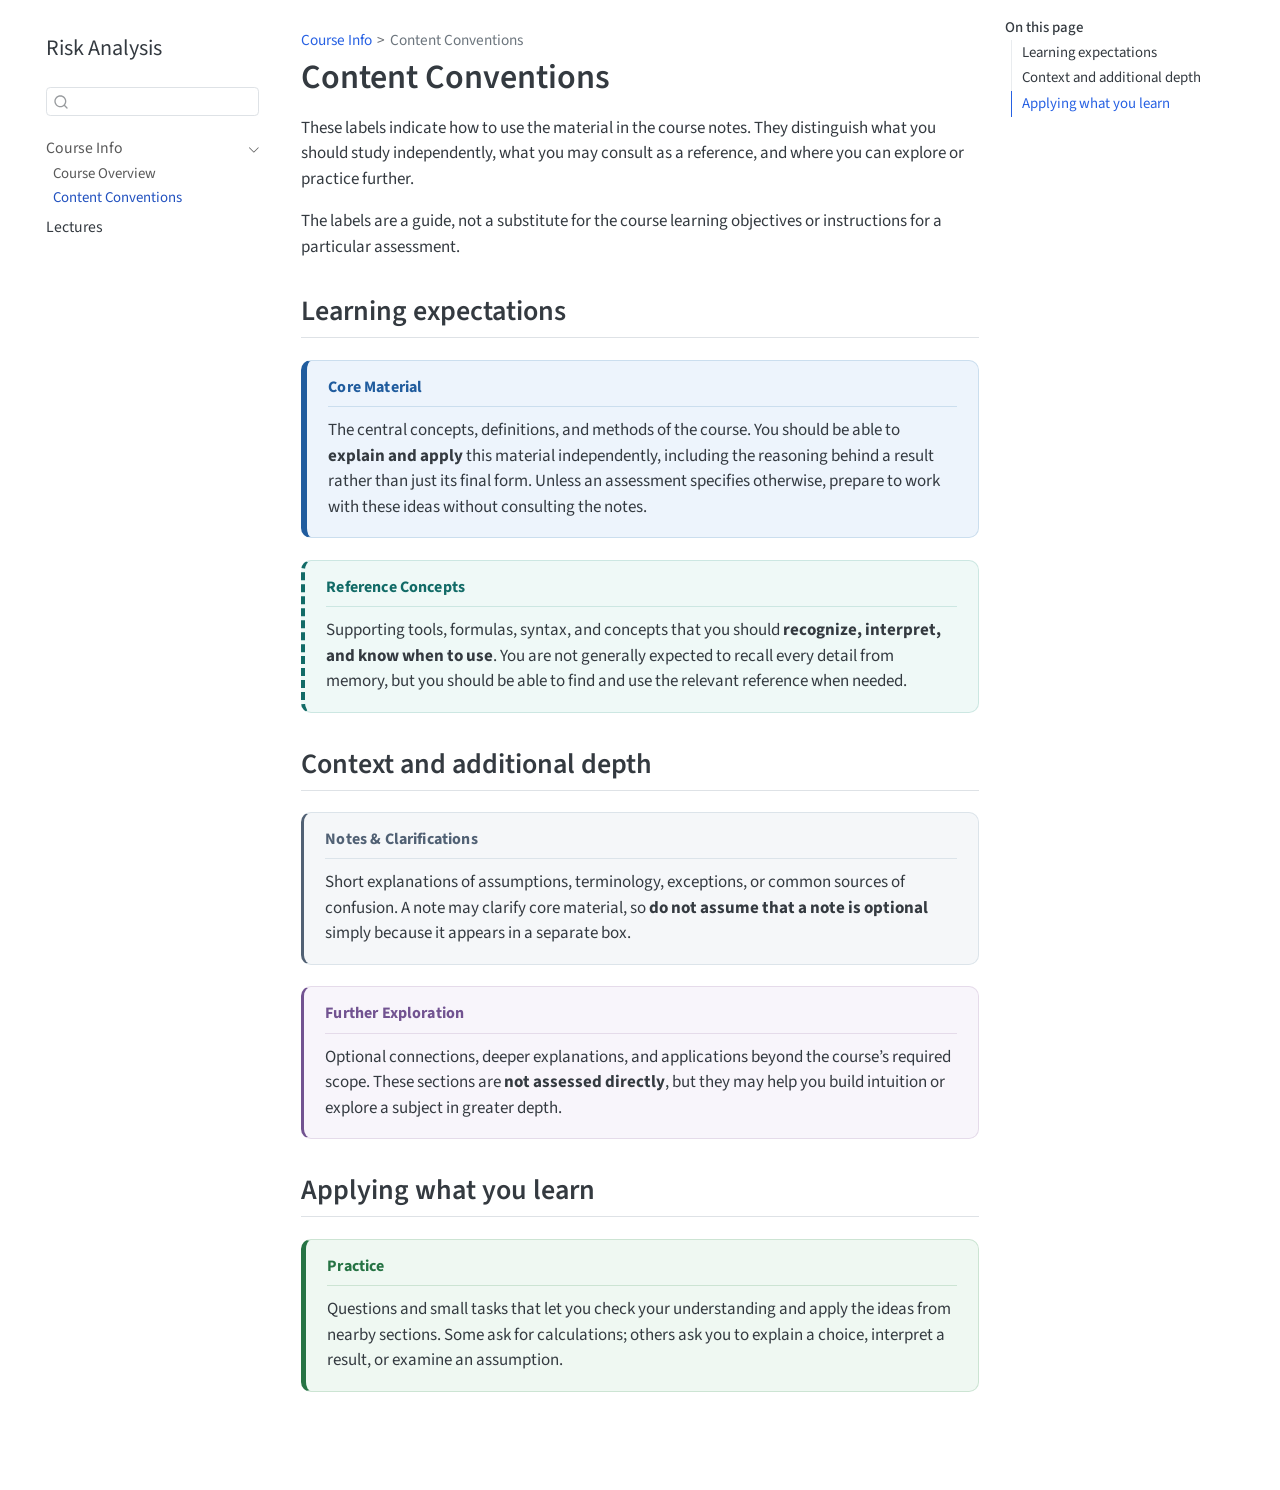
<file: docs/conventions.html>
<!DOCTYPE html>
<html xmlns="http://www.w3.org/1999/xhtml" lang="en" xml:lang="en"><head>

<meta charset="utf-8">
<meta name="generator" content="quarto-1.9.37">

<meta name="viewport" content="width=device-width, initial-scale=1.0, user-scalable=yes">


<title>Content Conventions – Risk Analysis</title>
<style>
/* Default styles provided by pandoc.
** See https://pandoc.org/MANUAL.html#variables-for-html for config info.
*/
code{white-space: pre-wrap;}
span.smallcaps{font-variant: small-caps;}
div.columns{display: flex; gap: min(4vw, 1.5em);}
div.column{flex: auto; overflow-x: auto;}
div.hanging-indent{margin-left: 1.5em; text-indent: -1.5em;}
ul.task-list{list-style: none;}
ul.task-list li input[type="checkbox"] {
  width: 0.8em;
  margin: 0 0.8em 0.2em -1em; /* quarto-specific, see https://github.com/quarto-dev/quarto-cli/issues/4556 */ 
  vertical-align: middle;
}
</style>


<script src="site_libs/quarto-nav/quarto-nav.js"></script>
<script src="site_libs/quarto-nav/headroom.min.js"></script>
<script src="site_libs/clipboard/clipboard.min.js"></script>
<script src="site_libs/quarto-search/autocomplete.umd.js"></script>
<script src="site_libs/quarto-search/fuse.min.js"></script>
<script src="site_libs/quarto-search/quarto-search.js"></script>
<meta name="quarto:offset" content="./">
<script src="site_libs/quarto-html/quarto.js" type="module"></script>
<script src="site_libs/quarto-html/tabsets/tabsets.js" type="module"></script>
<script src="site_libs/quarto-html/popper.min.js"></script>
<script src="site_libs/quarto-html/tippy.umd.min.js"></script>
<script src="site_libs/quarto-html/anchor.min.js"></script>
<link href="site_libs/quarto-html/tippy.css" rel="stylesheet">
<link href="site_libs/quarto-html/quarto-syntax-highlighting-7f8f88aac4f3542376d5c11b86a4c14d.css" rel="stylesheet" id="quarto-text-highlighting-styles">
<script src="site_libs/bootstrap/bootstrap.min.js"></script>
<link href="site_libs/bootstrap/bootstrap-icons.css" rel="stylesheet">
<link href="site_libs/bootstrap/bootstrap-6388ad00bb6ecaefa25b9a98db1edf18.min.css" rel="stylesheet" append-hash="true" id="quarto-bootstrap" data-mode="light">
<script id="quarto-search-options" type="application/json">{
  "location": "sidebar",
  "copy-button": false,
  "collapse-after": 3,
  "panel-placement": "start",
  "type": "textbox",
  "limit": 50,
  "keyboard-shortcut": [
    "f",
    "/",
    "s"
  ],
  "show-item-context": false,
  "language": {
    "search-no-results-text": "No results",
    "search-matching-documents-text": "matching documents",
    "search-copy-link-title": "Copy link to search",
    "search-hide-matches-text": "Hide additional matches",
    "search-more-match-text": "more match in this document",
    "search-more-matches-text": "more matches in this document",
    "search-clear-button-title": "Clear",
    "search-text-placeholder": "",
    "search-detached-cancel-button-title": "Cancel",
    "search-submit-button-title": "Submit",
    "search-label": "Search"
  }
}</script>


<link rel="stylesheet" href="custom.css">
</head>

<body class="nav-sidebar floating quarto-light">

<div id="quarto-search-results"></div>
  <header id="quarto-header" class="headroom fixed-top">
  <nav class="quarto-secondary-nav">
    <div class="container-fluid d-flex">
      <button type="button" class="quarto-btn-toggle btn" data-bs-toggle="collapse" role="button" data-bs-target=".quarto-sidebar-collapse-item" aria-controls="quarto-sidebar" aria-expanded="false" aria-label="Toggle sidebar navigation" onclick="if (window.quartoToggleHeadroom) { window.quartoToggleHeadroom(); }">
        <i class="bi bi-layout-text-sidebar-reverse"></i>
      </button>
        <nav class="quarto-page-breadcrumbs" aria-label="breadcrumb"><ol class="breadcrumb"><li class="breadcrumb-item"><a href="./index.html">Course Info</a></li><li class="breadcrumb-item"><a href="./conventions.html">Content Conventions</a></li></ol></nav>
        <a class="flex-grow-1" role="navigation" data-bs-toggle="collapse" data-bs-target=".quarto-sidebar-collapse-item" aria-controls="quarto-sidebar" aria-expanded="false" aria-label="Toggle sidebar navigation" onclick="if (window.quartoToggleHeadroom) { window.quartoToggleHeadroom(); }">      
        </a>
      <button type="button" class="btn quarto-search-button" aria-label="Search" onclick="window.quartoOpenSearch();">
        <i class="bi bi-search"></i>
      </button>
    </div>
  </nav>
</header>
<!-- content -->
<div id="quarto-content" class="quarto-container page-columns page-rows-contents page-layout-article">
<!-- sidebar -->
  <nav id="quarto-sidebar" class="sidebar collapse collapse-horizontal quarto-sidebar-collapse-item sidebar-navigation floating overflow-auto">
    <div class="pt-lg-2 mt-2 text-left sidebar-header">
    <div class="sidebar-title mb-0 py-0">
      <a href="./">Risk Analysis</a> 
    </div>
      </div>
        <div class="mt-2 flex-shrink-0 align-items-center">
        <div class="sidebar-search">
        <div id="quarto-search" class="" title="Search"></div>
        </div>
        </div>
    <div class="sidebar-menu-container"> 
    <ul class="list-unstyled mt-1">
        <li class="sidebar-item sidebar-item-section">
      <div class="sidebar-item-container"> 
            <a class="sidebar-item-text sidebar-link text-start" data-bs-toggle="collapse" data-bs-target="#quarto-sidebar-section-1" role="navigation" aria-expanded="true">
 <span class="menu-text">Course Info</span></a>
          <a class="sidebar-item-toggle text-start" data-bs-toggle="collapse" data-bs-target="#quarto-sidebar-section-1" role="navigation" aria-expanded="true" aria-label="Toggle section">
            <i class="bi bi-chevron-right ms-2"></i>
          </a> 
      </div>
      <ul id="quarto-sidebar-section-1" class="collapse list-unstyled sidebar-section depth1 show">  
          <li class="sidebar-item">
  <div class="sidebar-item-container"> 
  <a href="./index.html" class="sidebar-item-text sidebar-link">
 <span class="menu-text">Course Overview</span></a>
  </div>
</li>
          <li class="sidebar-item">
  <div class="sidebar-item-container"> 
  <a href="./conventions.html" class="sidebar-item-text sidebar-link active">
 <span class="menu-text">Content Conventions</span></a>
  </div>
</li>
      </ul>
  </li>
        <li class="sidebar-item sidebar-item-section">
      <span class="sidebar-item-text sidebar-link text-start">
 <span class="menu-text">Lectures</span></span>
  </li>
    </ul>
    </div>
</nav>
<div id="quarto-sidebar-glass" class="quarto-sidebar-collapse-item" data-bs-toggle="collapse" data-bs-target=".quarto-sidebar-collapse-item"></div>
<!-- margin-sidebar -->
    <div id="quarto-margin-sidebar" class="sidebar margin-sidebar">
        <nav id="TOC" role="doc-toc" class="toc-active">
    <h2 id="toc-title">On this page</h2>
   
  <ul>
  <li><a href="#learning-expectations" id="toc-learning-expectations" class="nav-link active" data-scroll-target="#learning-expectations">Learning expectations</a></li>
  <li><a href="#context-and-additional-depth" id="toc-context-and-additional-depth" class="nav-link" data-scroll-target="#context-and-additional-depth">Context and additional depth</a></li>
  <li><a href="#applying-what-you-learn" id="toc-applying-what-you-learn" class="nav-link" data-scroll-target="#applying-what-you-learn">Applying what you learn</a></li>
  </ul>
</nav>
    </div>
<!-- main -->
<main class="content" id="quarto-document-content">

<header id="title-block-header" class="quarto-title-block default"><nav class="quarto-page-breadcrumbs quarto-title-breadcrumbs d-none d-lg-block" aria-label="breadcrumb"><ol class="breadcrumb"><li class="breadcrumb-item"><a href="./index.html">Course Info</a></li><li class="breadcrumb-item"><a href="./conventions.html">Content Conventions</a></li></ol></nav>
<div class="quarto-title">
<h1 class="title">Content Conventions</h1>
</div>



<div class="quarto-title-meta">

    
  
    
  </div>
  


</header>


<p>These labels indicate how to use the material in the course notes. They distinguish what you should study independently, what you may consult as a reference, and where you can explore or practice further.</p>
<p>The labels are a guide, not a substitute for the course learning objectives or instructions for a particular assessment.</p>
<section id="learning-expectations" class="level2">
<h2 class="anchored" data-anchor-id="learning-expectations">Learning expectations</h2>
<div class="core-box">
<p>The central concepts, definitions, and methods of the course. You should be able to <strong>explain and apply</strong> this material independently, including the reasoning behind a result rather than just its final form. Unless an assessment specifies otherwise, prepare to work with these ideas without consulting the notes.</p>
</div>
<div class="reference-box">
<p>Supporting tools, formulas, syntax, and concepts that you should <strong>recognize, interpret, and know when to use</strong>. You are not generally expected to recall every detail from memory, but you should be able to find and use the relevant reference when needed.</p>
</div>
</section>
<section id="context-and-additional-depth" class="level2">
<h2 class="anchored" data-anchor-id="context-and-additional-depth">Context and additional depth</h2>
<div class="note-box">
<p>Short explanations of assumptions, terminology, exceptions, or common sources of confusion. A note may clarify core material, so <strong>do not assume that a note is optional</strong> simply because it appears in a separate box.</p>
</div>
<div class="extended-box">
<p>Optional connections, deeper explanations, and applications beyond the course’s required scope. These sections are <strong>not assessed directly</strong>, but they may help you build intuition or explore a subject in greater depth.</p>
</div>
</section>
<section id="applying-what-you-learn" class="level2">
<h2 class="anchored" data-anchor-id="applying-what-you-learn">Applying what you learn</h2>
<div class="practice-box">
<p>Questions and small tasks that let you check your understanding and apply the ideas from nearby sections. Some ask for calculations; others ask you to explain a choice, interpret a result, or examine an assumption.</p>
</div>


</section>

</main> <!-- /main -->
<script id="quarto-html-after-body" type="application/javascript">
  window.document.addEventListener("DOMContentLoaded", function (event) {
    const icon = "";
    const anchorJS = new window.AnchorJS();
    anchorJS.options = {
      placement: 'right',
      icon: icon
    };
    anchorJS.add('.anchored');
    const isCodeAnnotation = (el) => {
      for (const clz of el.classList) {
        if (clz.startsWith('code-annotation-')) {                     
          return true;
        }
      }
      return false;
    }
    const onCopySuccess = function(e) {
      // button target
      const button = e.trigger;
      // don't keep focus
      button.blur();
      // flash "checked"
      button.classList.add('code-copy-button-checked');
      var currentTitle = button.getAttribute("title");
      button.setAttribute("title", "Copied!");
      let tooltip;
      if (window.bootstrap) {
        button.setAttribute("data-bs-toggle", "tooltip");
        button.setAttribute("data-bs-placement", "left");
        button.setAttribute("data-bs-title", "Copied!");
        tooltip = new bootstrap.Tooltip(button, 
          { trigger: "manual", 
            customClass: "code-copy-button-tooltip",
            offset: [0, -8]});
        tooltip.show();    
      }
      setTimeout(function() {
        if (tooltip) {
          tooltip.hide();
          button.removeAttribute("data-bs-title");
          button.removeAttribute("data-bs-toggle");
          button.removeAttribute("data-bs-placement");
        }
        button.setAttribute("title", currentTitle);
        button.classList.remove('code-copy-button-checked');
      }, 1000);
      // clear code selection
      e.clearSelection();
    }
    const getTextToCopy = function(trigger) {
      const outerScaffold = trigger.parentElement.cloneNode(true);
      const codeEl = outerScaffold.querySelector('code');
      for (const childEl of codeEl.children) {
        if (isCodeAnnotation(childEl)) {
          childEl.remove();
        }
      }
      return codeEl.innerText;
    }
    const clipboard = new window.ClipboardJS('.code-copy-button:not([data-in-quarto-modal])', {
      text: getTextToCopy
    });
    clipboard.on('success', onCopySuccess);
    if (window.document.getElementById('quarto-embedded-source-code-modal')) {
      const clipboardModal = new window.ClipboardJS('.code-copy-button[data-in-quarto-modal]', {
        text: getTextToCopy,
        container: window.document.getElementById('quarto-embedded-source-code-modal')
      });
      clipboardModal.on('success', onCopySuccess);
    }
      var localhostRegex = new RegExp(/^(?:http|https):\/\/localhost\:?[0-9]*\//);
      var mailtoRegex = new RegExp(/^mailto:/);
        var filterRegex = new RegExp('/' + window.location.host + '/');
      var isInternal = (href) => {
          return filterRegex.test(href) || localhostRegex.test(href) || mailtoRegex.test(href);
      }
      // Inspect non-navigation links and adorn them if external
     var links = window.document.querySelectorAll('a[href]:not(.nav-link):not(.navbar-brand):not(.toc-action):not(.sidebar-link):not(.sidebar-item-toggle):not(.pagination-link):not(.no-external):not([aria-hidden]):not(.dropdown-item):not(.quarto-navigation-tool):not(.about-link)');
      for (var i=0; i<links.length; i++) {
        const link = links[i];
        if (!isInternal(link.href)) {
          // undo the damage that might have been done by quarto-nav.js in the case of
          // links that we want to consider external
          if (link.dataset.originalHref !== undefined) {
            link.href = link.dataset.originalHref;
          }
        }
      }
    function tippyHover(el, contentFn, onTriggerFn, onUntriggerFn) {
      const config = {
        allowHTML: true,
        maxWidth: 500,
        delay: 100,
        arrow: false,
        appendTo: function(el) {
            return el.parentElement;
        },
        interactive: true,
        interactiveBorder: 10,
        theme: 'quarto',
        placement: 'bottom-start',
      };
      if (contentFn) {
        config.content = contentFn;
      }
      if (onTriggerFn) {
        config.onTrigger = onTriggerFn;
      }
      if (onUntriggerFn) {
        config.onUntrigger = onUntriggerFn;
      }
      window.tippy(el, config); 
    }
    const noterefs = window.document.querySelectorAll('a[role="doc-noteref"]');
    for (var i=0; i<noterefs.length; i++) {
      const ref = noterefs[i];
      tippyHover(ref, function() {
        // use id or data attribute instead here
        let href = ref.getAttribute('data-footnote-href') || ref.getAttribute('href');
        try { href = new URL(href).hash; } catch {}
        const id = href.replace(/^#\/?/, "");
        const note = window.document.getElementById(id);
        if (note) {
          return note.innerHTML;
        } else {
          return "";
        }
      });
    }
    const xrefs = window.document.querySelectorAll('a.quarto-xref');
    const processXRef = (id, note) => {
      // Strip column container classes
      const stripColumnClz = (el) => {
        el.classList.remove("page-full", "page-columns");
        if (el.children) {
          for (const child of el.children) {
            stripColumnClz(child);
          }
        }
      }
      stripColumnClz(note)
      if (id === null || id.startsWith('sec-')) {
        // Special case sections, only their first couple elements
        const container = document.createElement("div");
        if (note.children && note.children.length > 2) {
          container.appendChild(note.children[0].cloneNode(true));
          for (let i = 1; i < note.children.length; i++) {
            const child = note.children[i];
            if (child.tagName === "P" && child.innerText === "") {
              continue;
            } else {
              container.appendChild(child.cloneNode(true));
              break;
            }
          }
          if (window.Quarto?.typesetMath) {
            window.Quarto.typesetMath(container);
          }
          return container.innerHTML
        } else {
          if (window.Quarto?.typesetMath) {
            window.Quarto.typesetMath(note);
          }
          return note.innerHTML;
        }
      } else {
        // Remove any anchor links if they are present
        const anchorLink = note.querySelector('a.anchorjs-link');
        if (anchorLink) {
          anchorLink.remove();
        }
        if (window.Quarto?.typesetMath) {
          window.Quarto.typesetMath(note);
        }
        if (note.classList.contains("callout")) {
          return note.outerHTML;
        } else {
          return note.innerHTML;
        }
      }
    }
    for (var i=0; i<xrefs.length; i++) {
      const xref = xrefs[i];
      tippyHover(xref, undefined, function(instance) {
        instance.disable();
        let url = xref.getAttribute('href');
        let hash = undefined; 
        if (url.startsWith('#')) {
          hash = url;
        } else {
          try { hash = new URL(url).hash; } catch {}
        }
        if (hash) {
          const id = hash.replace(/^#\/?/, "");
          const note = window.document.getElementById(id);
          if (note !== null) {
            try {
              const html = processXRef(id, note.cloneNode(true));
              instance.setContent(html);
            } finally {
              instance.enable();
              instance.show();
            }
          } else {
            // See if we can fetch this
            fetch(url.split('#')[0])
            .then(res => res.text())
            .then(html => {
              const parser = new DOMParser();
              const htmlDoc = parser.parseFromString(html, "text/html");
              const note = htmlDoc.getElementById(id);
              if (note !== null) {
                const html = processXRef(id, note);
                instance.setContent(html);
              } 
            }).finally(() => {
              instance.enable();
              instance.show();
            });
          }
        } else {
          // See if we can fetch a full url (with no hash to target)
          // This is a special case and we should probably do some content thinning / targeting
          fetch(url)
          .then(res => res.text())
          .then(html => {
            const parser = new DOMParser();
            const htmlDoc = parser.parseFromString(html, "text/html");
            const note = htmlDoc.querySelector('main.content');
            if (note !== null) {
              // This should only happen for chapter cross references
              // (since there is no id in the URL)
              // remove the first header
              if (note.children.length > 0 && note.children[0].tagName === "HEADER") {
                note.children[0].remove();
              }
              const html = processXRef(null, note);
              instance.setContent(html);
            } 
          }).finally(() => {
            instance.enable();
            instance.show();
          });
        }
      }, function(instance) {
      });
    }
        let selectedAnnoteEl;
        const selectorForAnnotation = ( cell, annotation) => {
          let cellAttr = 'data-code-cell="' + cell + '"';
          let lineAttr = 'data-code-annotation="' +  annotation + '"';
          const selector = 'span[' + cellAttr + '][' + lineAttr + ']';
          return selector;
        }
        const selectCodeLines = (annoteEl) => {
          const doc = window.document;
          const targetCell = annoteEl.getAttribute("data-target-cell");
          const targetAnnotation = annoteEl.getAttribute("data-target-annotation");
          const annoteSpan = window.document.querySelector(selectorForAnnotation(targetCell, targetAnnotation));
          const lines = annoteSpan.getAttribute("data-code-lines").split(",");
          const lineIds = lines.map((line) => {
            return targetCell + "-" + line;
          })
          let top = null;
          let height = null;
          let parent = null;
          if (lineIds.length > 0) {
              //compute the position of the single el (top and bottom and make a div)
              const el = window.document.getElementById(lineIds[0]);
              top = el.offsetTop;
              height = el.offsetHeight;
              parent = el.parentElement.parentElement;
            if (lineIds.length > 1) {
              const lastEl = window.document.getElementById(lineIds[lineIds.length - 1]);
              const bottom = lastEl.offsetTop + lastEl.offsetHeight;
              height = bottom - top;
            }
            if (top !== null && height !== null && parent !== null) {
              // cook up a div (if necessary) and position it 
              let div = window.document.getElementById("code-annotation-line-highlight");
              if (div === null) {
                div = window.document.createElement("div");
                div.setAttribute("id", "code-annotation-line-highlight");
                div.style.position = 'absolute';
                parent.appendChild(div);
              }
              div.style.top = top - 2 + "px";
              div.style.height = height + 4 + "px";
              div.style.left = 0;
              let gutterDiv = window.document.getElementById("code-annotation-line-highlight-gutter");
              if (gutterDiv === null) {
                gutterDiv = window.document.createElement("div");
                gutterDiv.setAttribute("id", "code-annotation-line-highlight-gutter");
                gutterDiv.style.position = 'absolute';
                const codeCell = window.document.getElementById(targetCell);
                const gutter = codeCell.querySelector('.code-annotation-gutter');
                gutter.appendChild(gutterDiv);
              }
              gutterDiv.style.top = top - 2 + "px";
              gutterDiv.style.height = height + 4 + "px";
            }
            selectedAnnoteEl = annoteEl;
          }
        };
        const unselectCodeLines = () => {
          const elementsIds = ["code-annotation-line-highlight", "code-annotation-line-highlight-gutter"];
          elementsIds.forEach((elId) => {
            const div = window.document.getElementById(elId);
            if (div) {
              div.remove();
            }
          });
          selectedAnnoteEl = undefined;
        };
          // Handle positioning of the toggle
      window.addEventListener(
        "resize",
        throttle(() => {
          elRect = undefined;
          if (selectedAnnoteEl) {
            selectCodeLines(selectedAnnoteEl);
          }
        }, 10)
      );
      function throttle(fn, ms) {
      let throttle = false;
      let timer;
        return (...args) => {
          if(!throttle) { // first call gets through
              fn.apply(this, args);
              throttle = true;
          } else { // all the others get throttled
              if(timer) clearTimeout(timer); // cancel #2
              timer = setTimeout(() => {
                fn.apply(this, args);
                timer = throttle = false;
              }, ms);
          }
        };
      }
        // Attach click handler to the DT
        const annoteDls = window.document.querySelectorAll('dt[data-target-cell]');
        for (const annoteDlNode of annoteDls) {
          annoteDlNode.addEventListener('click', (event) => {
            const clickedEl = event.target;
            if (clickedEl !== selectedAnnoteEl) {
              unselectCodeLines();
              const activeEl = window.document.querySelector('dt[data-target-cell].code-annotation-active');
              if (activeEl) {
                activeEl.classList.remove('code-annotation-active');
              }
              selectCodeLines(clickedEl);
              clickedEl.classList.add('code-annotation-active');
            } else {
              // Unselect the line
              unselectCodeLines();
              clickedEl.classList.remove('code-annotation-active');
            }
          });
        }
    const findCites = (el) => {
      const parentEl = el.parentElement;
      if (parentEl) {
        const cites = parentEl.dataset.cites;
        if (cites) {
          return {
            el,
            cites: cites.split(' ')
          };
        } else {
          return findCites(el.parentElement)
        }
      } else {
        return undefined;
      }
    };
    var bibliorefs = window.document.querySelectorAll('a[role="doc-biblioref"]');
    for (var i=0; i<bibliorefs.length; i++) {
      const ref = bibliorefs[i];
      const citeInfo = findCites(ref);
      if (citeInfo) {
        tippyHover(citeInfo.el, function() {
          var popup = window.document.createElement('div');
          citeInfo.cites.forEach(function(cite) {
            var citeDiv = window.document.createElement('div');
            citeDiv.classList.add('hanging-indent');
            citeDiv.classList.add('csl-entry');
            var biblioDiv = window.document.getElementById('ref-' + cite);
            if (biblioDiv) {
              citeDiv.innerHTML = biblioDiv.innerHTML;
            }
            popup.appendChild(citeDiv);
          });
          return popup.innerHTML;
        });
      }
    }
  });
  </script>
</div> <!-- /content -->




</body></html>
</file>
<file: docs/site_libs/quarto-html/tippy.css>
.tippy-box[data-animation=fade][data-state=hidden]{opacity:0}[data-tippy-root]{max-width:calc(100vw - 10px)}.tippy-box{position:relative;background-color:#333;color:#fff;border-radius:4px;font-size:14px;line-height:1.4;white-space:normal;outline:0;transition-property:transform,visibility,opacity}.tippy-box[data-placement^=top]>.tippy-arrow{bottom:0}.tippy-box[data-placement^=top]>.tippy-arrow:before{bottom:-7px;left:0;border-width:8px 8px 0;border-top-color:initial;transform-origin:center top}.tippy-box[data-placement^=bottom]>.tippy-arrow{top:0}.tippy-box[data-placement^=bottom]>.tippy-arrow:before{top:-7px;left:0;border-width:0 8px 8px;border-bottom-color:initial;transform-origin:center bottom}.tippy-box[data-placement^=left]>.tippy-arrow{right:0}.tippy-box[data-placement^=left]>.tippy-arrow:before{border-width:8px 0 8px 8px;border-left-color:initial;right:-7px;transform-origin:center left}.tippy-box[data-placement^=right]>.tippy-arrow{left:0}.tippy-box[data-placement^=right]>.tippy-arrow:before{left:-7px;border-width:8px 8px 8px 0;border-right-color:initial;transform-origin:center right}.tippy-box[data-inertia][data-state=visible]{transition-timing-function:cubic-bezier(.54,1.5,.38,1.11)}.tippy-arrow{width:16px;height:16px;color:#333}.tippy-arrow:before{content:"";position:absolute;border-color:transparent;border-style:solid}.tippy-content{position:relative;padding:5px 9px;z-index:1}
</file>
<file: docs/site_libs/quarto-html/quarto-syntax-highlighting-7f8f88aac4f3542376d5c11b86a4c14d.css>
/* quarto syntax highlight colors */
:root {
  --quarto-hl-ot-color: #003B4F;
  --quarto-hl-at-color: #657422;
  --quarto-hl-ss-color: #20794D;
  --quarto-hl-an-color: #5E5E5E;
  --quarto-hl-fu-color: #4758AB;
  --quarto-hl-st-color: #20794D;
  --quarto-hl-cf-color: #003B4F;
  --quarto-hl-op-color: #5E5E5E;
  --quarto-hl-er-color: #AD0000;
  --quarto-hl-bn-color: #AD0000;
  --quarto-hl-al-color: #AD0000;
  --quarto-hl-va-color: #111111;
  --quarto-hl-bu-color: inherit;
  --quarto-hl-ex-color: inherit;
  --quarto-hl-pp-color: #AD0000;
  --quarto-hl-in-color: #5E5E5E;
  --quarto-hl-vs-color: #20794D;
  --quarto-hl-wa-color: #5E5E5E;
  --quarto-hl-do-color: #5E5E5E;
  --quarto-hl-im-color: #00769E;
  --quarto-hl-ch-color: #20794D;
  --quarto-hl-dt-color: #AD0000;
  --quarto-hl-fl-color: #AD0000;
  --quarto-hl-co-color: #5E5E5E;
  --quarto-hl-cv-color: #5E5E5E;
  --quarto-hl-cn-color: #8f5902;
  --quarto-hl-sc-color: #5E5E5E;
  --quarto-hl-dv-color: #AD0000;
  --quarto-hl-kw-color: #003B4F;
}

/* other quarto variables */
:root {
  --quarto-font-monospace: SFMono-Regular, Menlo, Monaco, Consolas, "Liberation Mono", "Courier New", monospace;
}

/* syntax highlight based on Pandoc's rules */
pre > code.sourceCode > span {
  color: #003B4F;
}

code.sourceCode > span {
  color: #003B4F;
}

div.sourceCode,
div.sourceCode pre.sourceCode {
  color: #003B4F;
}

/* Normal */
code span {
  color: #003B4F;
}

/* Alert */
code span.al {
  color: #AD0000;
  font-style: inherit;
}

/* Annotation */
code span.an {
  color: #5E5E5E;
  font-style: inherit;
}

/* Attribute */
code span.at {
  color: #657422;
  font-style: inherit;
}

/* BaseN */
code span.bn {
  color: #AD0000;
  font-style: inherit;
}

/* BuiltIn */
code span.bu {
  font-style: inherit;
}

/* ControlFlow */
code span.cf {
  color: #003B4F;
  font-weight: bold;
  font-style: inherit;
}

/* Char */
code span.ch {
  color: #20794D;
  font-style: inherit;
}

/* Constant */
code span.cn {
  color: #8f5902;
  font-style: inherit;
}

/* Comment */
code span.co {
  color: #5E5E5E;
  font-style: inherit;
}

/* CommentVar */
code span.cv {
  color: #5E5E5E;
  font-style: italic;
}

/* Documentation */
code span.do {
  color: #5E5E5E;
  font-style: italic;
}

/* DataType */
code span.dt {
  color: #AD0000;
  font-style: inherit;
}

/* DecVal */
code span.dv {
  color: #AD0000;
  font-style: inherit;
}

/* Error */
code span.er {
  color: #AD0000;
  font-style: inherit;
}

/* Extension */
code span.ex {
  font-style: inherit;
}

/* Float */
code span.fl {
  color: #AD0000;
  font-style: inherit;
}

/* Function */
code span.fu {
  color: #4758AB;
  font-style: inherit;
}

/* Import */
code span.im {
  color: #00769E;
  font-style: inherit;
}

/* Information */
code span.in {
  color: #5E5E5E;
  font-style: inherit;
}

/* Keyword */
code span.kw {
  color: #003B4F;
  font-weight: bold;
  font-style: inherit;
}

/* Operator */
code span.op {
  color: #5E5E5E;
  font-style: inherit;
}

/* Other */
code span.ot {
  color: #003B4F;
  font-style: inherit;
}

/* Preprocessor */
code span.pp {
  color: #AD0000;
  font-style: inherit;
}

/* SpecialChar */
code span.sc {
  color: #5E5E5E;
  font-style: inherit;
}

/* SpecialString */
code span.ss {
  color: #20794D;
  font-style: inherit;
}

/* String */
code span.st {
  color: #20794D;
  font-style: inherit;
}

/* Variable */
code span.va {
  color: #111111;
  font-style: inherit;
}

/* VerbatimString */
code span.vs {
  color: #20794D;
  font-style: inherit;
}

/* Warning */
code span.wa {
  color: #5E5E5E;
  font-style: italic;
}

.prevent-inlining {
  content: "</";
}

/*# sourceMappingURL=789ad8cd35626ba772517505b42a116e.css.map */
</file>
<file: docs/custom.css>
/*
 * Content conventions for Quarto course notes.
 * The five original class names are preserved for compatibility with
 * existing pages. All styling is local to these boxes.
 *
 * The visible category labels are generated automatically, so existing
 * ::: {.core-box} etc. blocks need no additional markup.
 */

/* Shared layout: no shadows, oversized corner radii, or emoji labels. */
:is(.core-box, .reference-box, .note-box, .extended-box, .practice-box) {
  box-sizing: border-box;
  margin: 1.25rem 0;
  padding: 1rem 1.25rem;
  border: 1px solid var(--box-border);
  border-left: 4px solid var(--box-accent);
  border-radius: 10px;
  background-color: var(--box-background);
  color: inherit;
  box-shadow: none;
  overflow-wrap: break-word;
}

:is(.core-box, .reference-box, .note-box, .extended-box, .practice-box)::before {
  display: block;
  margin: 0 0 0.65rem;
  padding: 0 0 0.5rem;
  border-bottom: 1px solid var(--box-border);
  color: var(--box-accent);
  font-size: 0.94rem;
  font-weight: 700;
  line-height: 1.25;
  letter-spacing: 0.01em;
}

/* Avoid extra space after the final paragraph, list, or code block. */
:is(.core-box, .reference-box, .note-box, .extended-box, .practice-box) > :last-child {
  margin-bottom: 0;
}

/* Individual identities: consistent shape, distinct color and emphasis. */
.core-box {
  --box-accent: #205c9e;
  --box-background: #edf4fc;
  --box-border: #cbdeee;
  border-left-width: 6px;
}
.core-box::before { content: "Core Material"; }

.reference-box {
  --box-accent: #126b67;
  --box-background: #eff9f7;
  --box-border: #cce7e2;
  border-left-style: dashed;
}
.reference-box::before { content: "Reference Concepts"; }

.note-box {
  --box-accent: #516174;
  --box-background: #f5f7f9;
  --box-border: #dce4ea;
  border-left-width: 3px;
}
.note-box::before { content: "Notes & Clarifications"; }

.extended-box {
  --box-accent: #725391;
  --box-background: #f8f5fb;
  --box-border: #e5dbea;
  border-left-width: 3px;
}
.extended-box::before { content: "Further Exploration"; }

.practice-box {
  --box-accent: #267344;
  --box-background: #eff8f2;
  --box-border: #cce4d3;
  border-left-width: 5px;
}
.practice-box::before { content: "Practice"; }

/*
 * Dark palette. The media query supports ordinary dark-mode pages;
 * Quarto's .quarto-light/.quarto-dark classes take precedence when the
 * site's theme toggle differs from the operating-system preference.
 */
@media (prefers-color-scheme: dark) {
  body:not(.quarto-light) .core-box {
    --box-accent: #a2c9f8;
    --box-background: #203146;
    --box-border: #3b5470;
  }
  body:not(.quarto-light) .reference-box {
    --box-accent: #89d9cf;
    --box-background: #1d3534;
    --box-border: #38605d;
  }
  body:not(.quarto-light) .note-box {
    --box-accent: #c6d1dd;
    --box-background: #2a323c;
    --box-border: #46515d;
  }
  body:not(.quarto-light) .extended-box {
    --box-accent: #d2b5ee;
    --box-background: #32283f;
    --box-border: #58466c;
  }
  body:not(.quarto-light) .practice-box {
    --box-accent: #9bdab0;
    --box-background: #21392c;
    --box-border: #41634a;
  }
}

/* Quarto can be switched to dark mode even with a light system theme. */
body.quarto-dark .core-box {
  --box-accent: #a2c9f8;
  --box-background: #203146;
  --box-border: #3b5470;
}
body.quarto-dark .reference-box {
  --box-accent: #89d9cf;
  --box-background: #1d3534;
  --box-border: #38605d;
}
body.quarto-dark .note-box {
  --box-accent: #c6d1dd;
  --box-background: #2a323c;
  --box-border: #46515d;
}
body.quarto-dark .extended-box {
  --box-accent: #d2b5ee;
  --box-background: #32283f;
  --box-border: #58466c;
}
body.quarto-dark .practice-box {
  --box-accent: #9bdab0;
  --box-background: #21392c;
  --box-border: #41634a;
}

@media print {
  :is(.core-box, .reference-box, .note-box, .extended-box, .practice-box) {
    break-inside: avoid;
    box-shadow: none;
    -webkit-print-color-adjust: exact;
    print-color-adjust: exact;
  }
}
</file>
